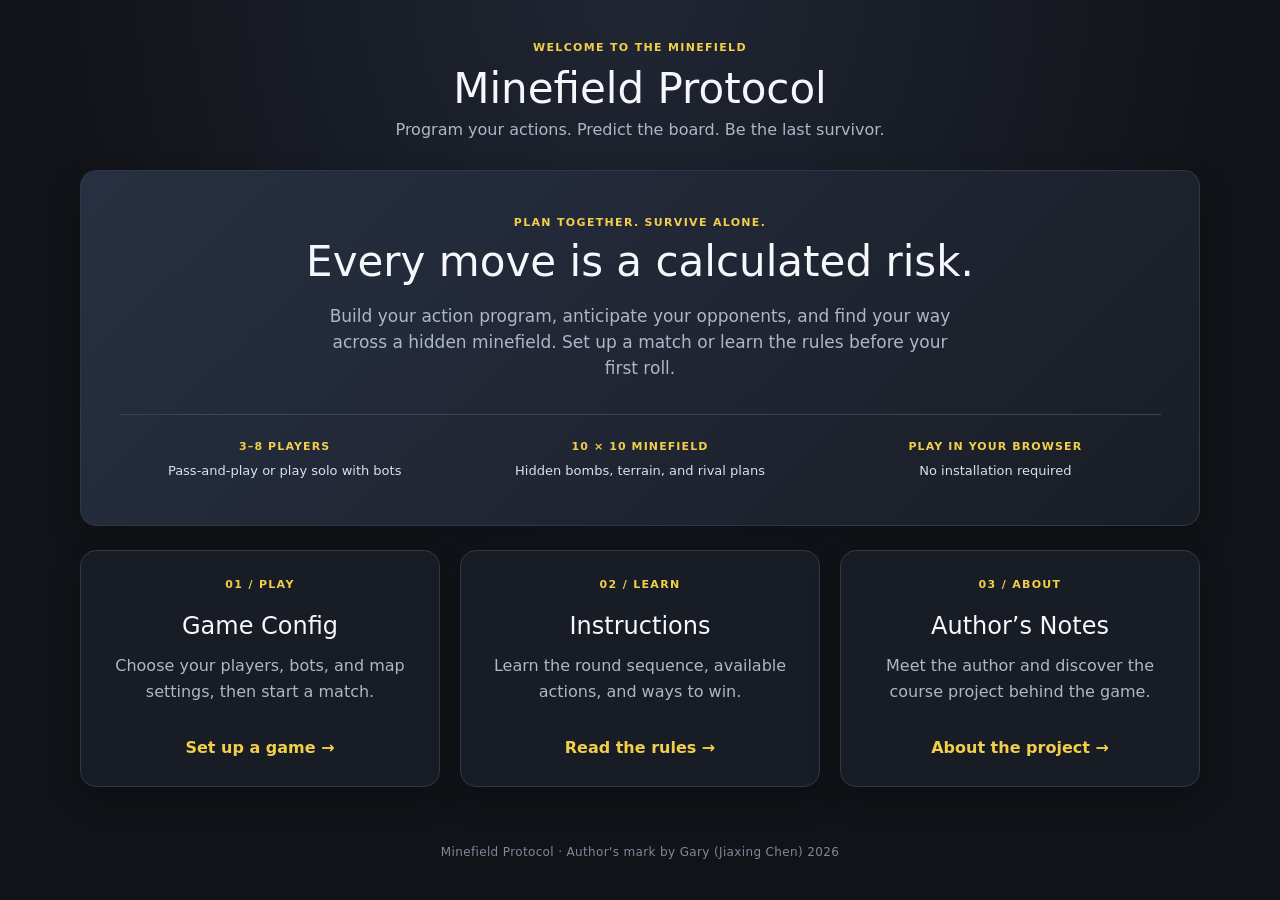
<file: index.html>
<!DOCTYPE html>
<!--
Author: Gary (JiaxingChen)
Project: VGC107 - Board Game Term Project
Last Update: 2026-09-20
Publish Version: v0.3.1
-->

<html lang="en">
<head>
  <meta charset="UTF-8" />
  <meta name="viewport" content="width=device-width, initial-scale=1.0" />
  <title>Minefield Protocol - Welcome</title>
  <link rel="stylesheet" href="https://cdn.jsdelivr.net/npm/bootstrap@5.3.8/dist/css/bootstrap.min.css" integrity="sha384-sRIl4kxILFvY47J16cr9ZwB07vP4J8+LH7qKQnuqkuIAvNWLzeN8tE5YBujZqJLB" crossorigin="anonymous" onerror="this.onerror=null; this.removeAttribute('integrity'); this.removeAttribute('crossorigin'); this.href='vendor/bootstrap-5.3.8.min.css';" />
  <link rel="stylesheet" href="style.css" />
</head>
<body>
  <main class="welcome-page welcome-home">
    <header>
      <div>
        <p class="eyebrow">Welcome to the minefield</p>
        <h1>Minefield Protocol</h1>
        <p class="subtitle">Program your actions. Predict the board. Be the last survivor.</p>
      </div>
    </header>
    <section class="panel intro-hero" aria-labelledby="welcomeHeading">
      <div>
        <p class="eyebrow">Plan together. Survive alone.</p>
        <h2 id="welcomeHeading">Every move is a calculated risk.</h2>
        <p class="subtitle">Build your action program, anticipate your opponents, and find your way across a hidden minefield. Set up a match or learn the rules before your first roll.</p>
      </div>
      <div class="intro-meta">
        <div><strong>3–8 players</strong>Pass-and-play or play solo with bots</div>
        <div><strong>10 × 10 minefield</strong>Hidden bombs, terrain, and rival plans</div>
        <div><strong>Play in your browser</strong>No installation required</div>
      </div>
    </section>
    <nav class="welcome-links" aria-label="Explore Minefield Protocol">
      <a class="panel welcome-card" href="game.html">
        <span class="eyebrow">01 / Play</span>
        <h2>Game Config</h2>
        <p>Choose your players, bots, and map settings, then start a match.</p>
        <span class="welcome-cta">Set up a game &rarr;</span>
      </a>
      <a class="panel welcome-card" href="instructions.html">
        <span class="eyebrow">02 / Learn</span>
        <h2>Instructions</h2>
        <p>Learn the round sequence, available actions, and ways to win.</p>
        <span class="welcome-cta">Read the rules &rarr;</span>
      </a>
      <a class="panel welcome-card" href="author-notes.html">
        <span class="eyebrow">03 / About</span>
        <h2>Author’s Notes</h2>
        <p>Meet the author and discover the course project behind the game.</p>
        <span class="welcome-cta">About the project &rarr;</span>
      </a>
    </nav>
  </main>
  <footer class="site-footer">Minefield Protocol · Author's mark by Gary (Jiaxing Chen) 2026</footer>


</body>
</html>
</file>
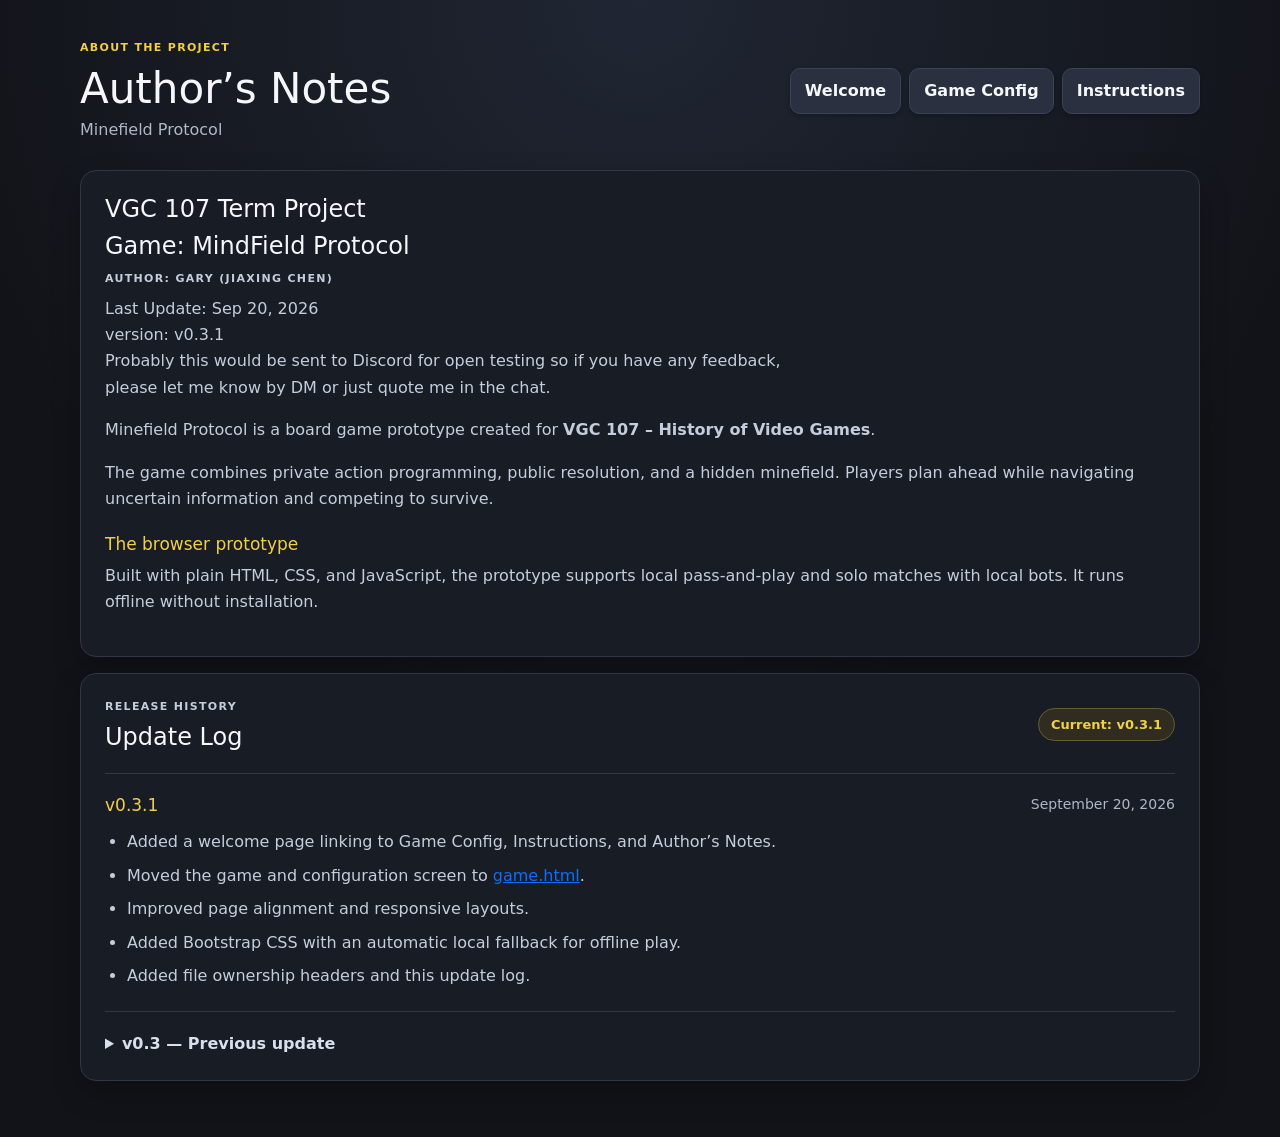
<file: author-notes.html>
<!DOCTYPE html>
<!--
Author: Gary (JiaxingChen)
Project: VGC107 - Board Game Term Project
Last Update: 2026-09-20
Publish Version: v0.3.1
-->

<html lang="en">
<head>
  <meta charset="UTF-8" />
  <meta name="viewport" content="width=device-width, initial-scale=1.0" />
  <title>Minefield Protocol - Author’s Notes</title>
  <link rel="stylesheet" href="https://cdn.jsdelivr.net/npm/bootstrap@5.3.8/dist/css/bootstrap.min.css" integrity="sha384-sRIl4kxILFvY47J16cr9ZwB07vP4J8+LH7qKQnuqkuIAvNWLzeN8tE5YBujZqJLB" crossorigin="anonymous" onerror="this.onerror=null; this.removeAttribute('integrity'); this.removeAttribute('crossorigin'); this.href='vendor/bootstrap-5.3.8.min.css';" />
  <link rel="stylesheet" href="style.css" />
</head>
<body>
  <main class="welcome-page">
    <header>
      <div>
        <p class="eyebrow">About the project</p>
        <h1>Author’s Notes</h1>
        <p class="subtitle">Minefield Protocol</p>
      </div>
      <nav class="header-actions" aria-label="Page navigation">
        <a class="button-link header-link" href="index.html">Welcome</a>
        <a class="button-link header-link" href="game.html">Game Config</a>
        <a class="button-link header-link" href="instructions.html">Instructions</a>
      </nav>
    </header>
    <section class="panel intro-section">
      <h4>VGC 107 Term Project</h4>
      <h2>Game: MindField Protocol</h2>
      <p class="eyebrow">Author: Gary (Jiaxing Chen)</p>
      <p> 
        Last Update: Sep 20, 2026 <br>
        version: v0.3.1 <br>

        Probably this would be sent to Discord for open testing so if you have any feedback, <br>
        please let me know by DM or just quote me in the chat.

      </p>
      
      
      


      <p>Minefield Protocol is a board game prototype created for <strong>VGC 107 – History of Video Games</strong>.</p>
      <p>The game combines private action programming, public resolution, and a hidden minefield. Players plan ahead while navigating uncertain information and competing to survive.</p>
      <h3>The browser prototype</h3>
      <p>Built with plain HTML, CSS, and JavaScript, the prototype supports local pass-and-play and solo matches with local bots. It runs offline without installation.</p>
    </section>
    <section class="panel intro-section update-log" aria-labelledby="updateLogHeading">
      <div class="update-log-heading">
        <div>
          <p class="eyebrow">Release history</p>
          <h2 id="updateLogHeading">Update Log</h2>
        </div>
        <span class="release-badge">Current: v0.3.1</span>
      </div>
      <article class="release-entry" aria-labelledby="release031Heading">
        <div class="release-heading">
          <h3 id="release031Heading">v0.3.1</h3>
          <time datetime="2026-09-20">September 20, 2026</time>
        </div>
        <ul>
          <li>Added a welcome page linking to Game Config, Instructions, and Author’s Notes.</li>
          <li>Moved the game and configuration screen to <a href="game.html">game.html</a>.</li>
          <li>Improved page alignment and responsive layouts.</li>
          <li>Added Bootstrap CSS with an automatic local fallback for offline play.</li>
          <li>Added file ownership headers and this update log.</li>
        </ul>
      </article>
      <details class="release-entry">
        <summary>v0.3 — Previous update</summary>
        <ul>
          <li>Established new feature: Mutators.</li>
          <li>Game BOP for game progression.</li>
        </ul>
      </details>
    </section>
  </main>
</body>
</html>
</file>
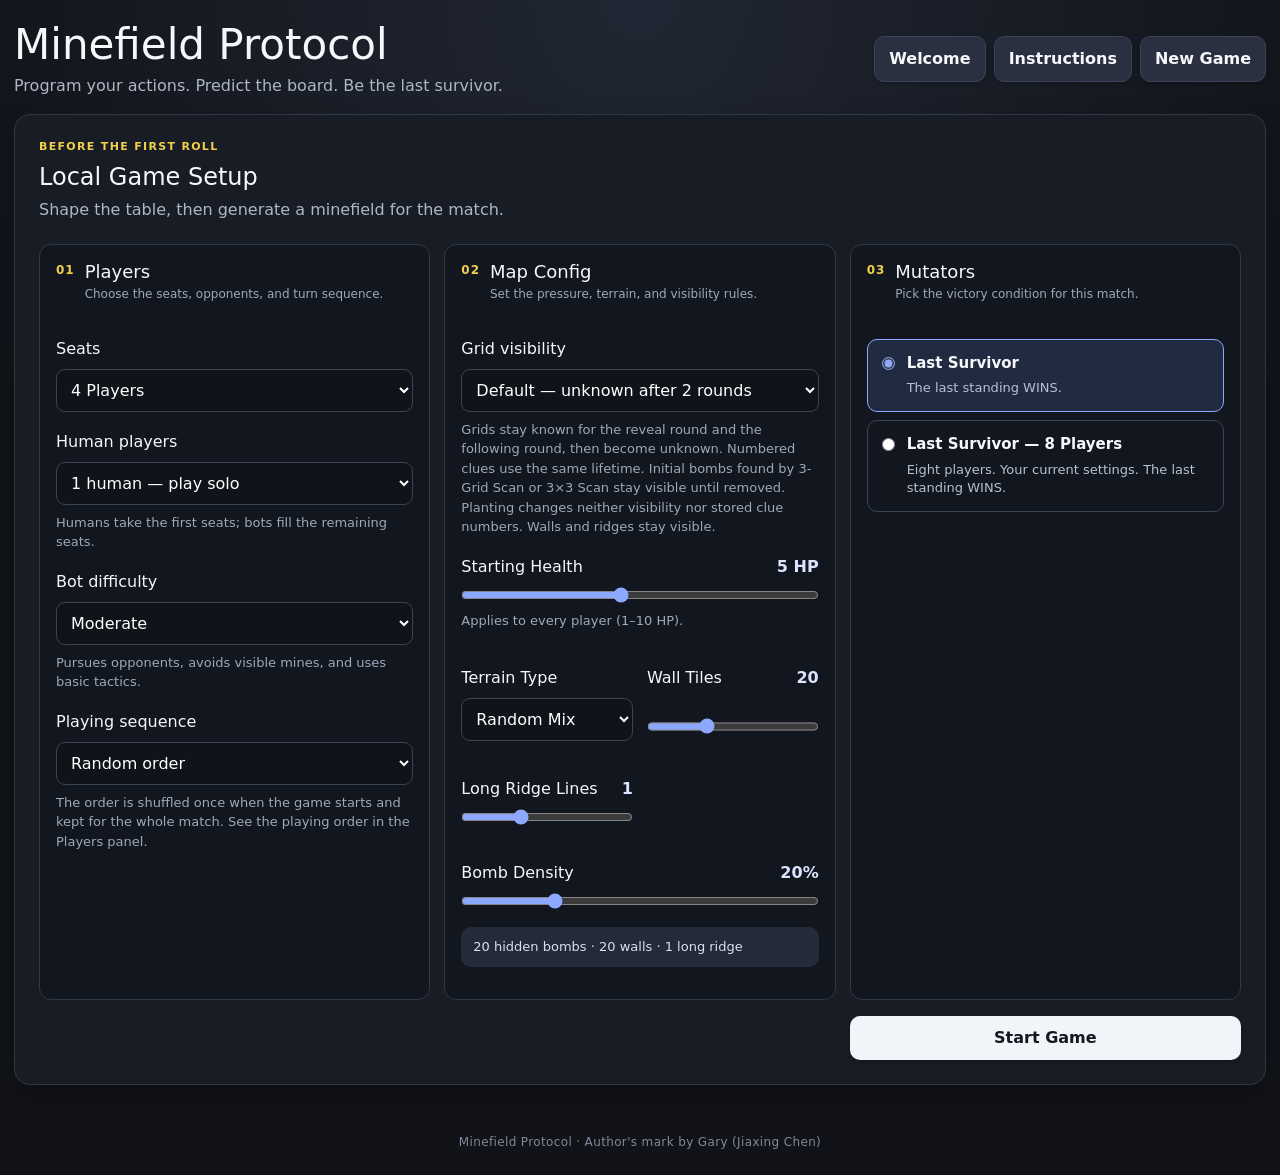
<file: game.html>
<!DOCTYPE html>
<!--
Author: Gary (JiaxingChen)
Project: VGC107 - Board Game Term Project
Last Update: 2026-09-20
Publish Version: v0.3.1
-->

<html lang="en">
<head>
  <meta charset="UTF-8" />
  <meta name="viewport" content="width=device-width, initial-scale=1.0" />
  <title>Minefield Protocol - Local Prototype</title>
  <link rel="stylesheet" href="https://cdn.jsdelivr.net/npm/bootstrap@5.3.8/dist/css/bootstrap.min.css" integrity="sha384-sRIl4kxILFvY47J16cr9ZwB07vP4J8+LH7qKQnuqkuIAvNWLzeN8tE5YBujZqJLB" crossorigin="anonymous" onerror="this.onerror=null; this.removeAttribute('integrity'); this.removeAttribute('crossorigin'); this.href='vendor/bootstrap-5.3.8.min.css';" />
  <link rel="stylesheet" href="style.css" />
</head>
<body>
  <main class="app">
    <header>
      <div>
        <h1>Minefield Protocol</h1>
        <p class="subtitle">Program your actions. Predict the board. Be the last survivor.</p>
      </div>
      <nav class="header-actions" aria-label="Page navigation">
        <a class="secondary button-link header-link" href="index.html">Welcome</a>
        <a class="secondary button-link header-link" href="instructions.html">Instructions</a>
        
        <button id="newGameBtn" class="secondary">New Game</button>
      </nav>
    </header>

    <!-- Setup values mirror the fallback defaults in game.js. -->
    <section id="setupPanel" class="panel setup-panel">
      <div class="setup-heading">
        <div>
          <p class="eyebrow">Before the first roll</p>
          <h2>Local Game Setup</h2>
          <p>Shape the table, then generate a minefield for the match.</p>
        </div>
      </div>
      <div class="setup-widgets">
        <section class="setup-widget" aria-labelledby="playersSetupHeading">
          <div class="widget-heading">
            <span class="widget-number">01</span>
            <div>
              <h3 id="playersSetupHeading">Players</h3>
              <p>Choose the seats, opponents, and turn sequence.</p>
            </div>
          </div>
          <label>
            Seats
            <select id="playerCount">
              <option value="3">3 Players</option>
              <option value="4" selected>4 Players</option>
              <option value="5">5 Players</option>
              <option value="6">6 Players</option>
              <option value="7">7 Players</option>
              <option value="8">8 Players</option>
            </select>
          </label>
          <label>
            Human players
            <select id="humanCount" aria-describedby="botSetupHint">
              <option value="all">All players (pass-and-play)</option>
              <option value="1" selected>1 human — play solo</option>
              <option value="2">2 humans</option>
              <option value="3">3 humans</option>
              <option value="4">4 humans</option>
              <option value="5">5 humans</option>
              <option value="6">6 humans</option>
              <option value="7">7 humans</option>
            </select>
            <span id="botSetupHint" class="setup-hint">Humans take the first seats; bots fill the remaining seats.</span>
          </label>
          <label>
            Bot difficulty
            <select id="botDifficulty" aria-describedby="botDifficultyHint">
              <option value="new-player">New Player</option>
              <option value="moderate" selected>Moderate</option>
              <option value="expert">Expert</option>
            </select>
            <span id="botDifficultyHint" class="setup-hint"></span>
          </label>
          <label>
            Playing sequence
            <select id="turnOrderMode" aria-describedby="turnOrderHint">
              <option value="manual">Designated order</option>
              <option value="random" selected>Random order</option>
            </select>
            <span id="turnOrderHint" class="setup-hint">The order is shuffled once when the game starts and kept for the whole match.</span>
          </label>
          <div id="manualTurnOrder" class="turn-order-options hidden"></div>
        </section>

        <section class="setup-widget" aria-labelledby="mapConfigHeading">
          <div class="widget-heading">
            <span class="widget-number">02</span>
            <div>
              <h3 id="mapConfigHeading">Map Config</h3>
              <p>Set the pressure, terrain, and visibility rules.</p>
            </div>
          </div>
          <label>
            Grid visibility
            <select id="visibilityMode" aria-describedby="visibilityHint">
              <option value="clear">Clear — explored grids stay known</option>
              <option value="default" selected>Default — unknown after 2 rounds</option>
              <option value="hard">Hard — unknown after 1 round</option>
            </select>
            <span id="visibilityHint" class="setup-hint"></span>
          </label>
          <label>
            <span>Starting Health <output id="startingHpValue" for="startingHp">5 HP</output></span>
            <input id="startingHp" type="range" min="1" max="10" step="1" value="5" aria-describedby="startingHpHint" />
            <span id="startingHpHint" class="setup-hint">Applies to every player (1–10 HP).</span>
          </label>
          <div class="setup-options">
            <label>
              Terrain Type
              <select id="terrainType">
                <option value="random" selected>Random Mix</option>
                <option value="wall" >Walls</option>
                <option value="ridge">Ridges</option>
              </select>
            </label>
            <label>
              <span>Wall Tiles <output id="terrainCountValue">16</output></span>
              <input id="terrainCount" type="range" min="10" max="40" value="20" />
            </label>
            <label>
              <span>Long Ridge Lines <output id="ridgeCountValue">1</output></span>
              <input id="ridgeCount" type="range" min="0" max="3" value="1" />
            </label>
            <label>
              <span>Bomb Density <output id="bombPercentValue">20%</output></span>
              <input id="bombPercent" type="range" min="3" max="80" value="20" />
            </label>
          </div>
          <p id="mapSummary" class="map-summary">20 hidden bombs · 16 walls · 0 long ridges</p>
        </section>

        <section class="setup-widget" aria-labelledby="mutatorsHeading">
          <div class="widget-heading">
            <span class="widget-number">03</span>
            <div>
              <h3 id="mutatorsHeading">Mutators</h3>
              <p>Pick the victory condition for this match.</p>
            </div>
          </div>
          <fieldset class="mutators">
            <legend class="sr-only">Mutators</legend>
            <div id="mutatorList" class="mutator-list"></div>
          </fieldset>
        </section>
      </div>
      <div class="setup-action">
        <button id="startGameBtn">Start Game</button>
      </div>
    </section>

    <section id="gamePanel" class="hidden">
      <div id="mainGrid" class="main-grid">
        <!-- Public information stays visible throughout planning and execution. -->
        <aside class="info-sidebar" aria-label="Round details and player health">
          <section class="panel status-panel" aria-labelledby="roundDetailsHeading">
            <h2 id="roundDetailsHeading">Round Details</h2>
            <div class="status-row">
              <div><span class="label">Round</span><strong id="roundLabel">1</strong></div>
              <div><span class="label">Phase</span><strong id="phaseLabel">Planning</strong></div>
              <div><span class="label">Current</span><strong id="currentPlayerLabel">Player 1</strong></div>
              <div title="Found counts revealed bombs that are still on the board.">
                <span class="label">Bombs Remaining</span>
                <strong id="bombStats" class="bomb-count" role="status" aria-live="polite" aria-atomic="true">0 bombs / 0 found</strong>
              </div>
            </div>
            <div id="message" class="message">Roll for action points, then build your program.</div>
            <p id="pressureHint" class="pressure-hint" role="status"></p>
            <details class="rules-help">
              <summary>Rules &amp; explanations</summary>
              <ul>
                <li>Move: a step blocked by another player is skipped. Its point is spent; later steps continue from your actual position.</li>
                <li>Attack: reach 2 grids straight or 1 diagonally, push 1 grid, and deal 1 HP damage. A wall, ridge, edge, or blocked push also causes 1 HP damage.</li>
                <li>Dodge: choose an adjacent escape direction. It can respond to an earlier player's attack in the same execution step; otherwise it activates on your turn for the next attack. It is consumed once, even if blocked. Landing on a bomb still triggers it. Dodges expire each round and do not stack.</li>
                <li>Every starting tile gets a free public neighboring-bomb count before the first roll. Opening scans grant no movement adjustment.</li>
                <li>Scan Here: 1 point records the bomb count in the eight grids around you and lets you redirect your next programmed Move when it executes. No extra movement; one adjustment, this round only. Scans do not stack. A number does not prove its own grid safe.</li>
                <li>3×3 Scan: 3 points reveals bombs and safe grids in a nine-grid patch, with no numbers. Found initial bombs stay visible until removed; other results follow the visibility setting.</li>
                <li>3-Grid Scan: 2 points reveals bombs directly in three grids, with no numbers. Other grids keep their visibility. Found initial bombs stay visible until removed; planted bombs follow the visibility setting.</li>
                <li>Plant Bomb: 1 point on an adjacent non-terrain grid. Break Wall: a separate 2-point action targeting an adjacent wall. Both use straight directions only.</li>
                <li>Clues are dated snapshots. Planting, disarming, and explosions do not update them. Rescan to refresh; clues expire with the selected visibility mode.</li>
                <li>Disarm: spend 1 point to check one adjacent grid, including diagonals, and safely remove its bomb. No flags are needed.</li>
                <li>From round 21, bombs cause instant death. Blocked-push damage stays at 1 HP.</li>
                <li>The last survivor wins. If no bombs remain, the living player with the highest HP wins; tied leaders share victory. This is checked after each action.</li>
              </ul>
            </details>
          </section>

          <section class="panel player-panel" aria-labelledby="playersHeading">
            <h2 id="playersHeading">Players</h2>
            <div id="roundDice" class="round-dice" role="group" aria-label="Public dice points in playing order"></div>
            <p id="turnOrderSummary" class="setup-hint"></p>
            <div id="playerList"></div>
          </section>
        </aside>

        <section class="panel board-panel">
          <div class="board-head">
            <div>
              <h2>Minefield</h2>
              <p>Numbers count bombs in eight neighboring grids at the time of scanning. They do not reveal bomb positions. Hover for the scan round.</p>
            </div>
            <div class="legend">
              <span>■ Unknown</span>
              <span>□ Safe</span>
              <span>◆ Mine</span>
              <span>0–8 Scan clue</span>
              <span>▣ Wall</span>
              <span>▲ Ridge</span>
            </div>
          </div>
          <!-- game.js creates and reuses the grid cells inside this container. -->
          <div id="board" class="board" aria-label="10 by 10 game board"></div>
        </section>

        <!-- Only one phase panel is visible; the pass screen hides private programs. -->
        <aside class="panel control-panel">
          <div id="diceControls" class="hidden">
            <h2>Roll Action Points</h2>
            <p id="dicePhaseHint" role="status" aria-live="polite"></p>
            <button id="rollDiceBtn" type="button">Roll d6</button>
            <button id="beginPlanningBtn" type="button" class="secondary" disabled>Begin Planning</button>
          </div>
          <div id="botControls" class="hidden" role="status" aria-live="polite">
            <h2>Bot Planning</h2>
            <p id="botMessage">A bot is secretly programming its actions.</p>
            <p>Actions will appear as they resolve. You control the pace of execution.</p>
          </div>
          <div id="planningControls">
            <h2>Program Actions</h2>
            <p id="planningHint">Privately program the points you rolled.</p>

            <div class="dice-box" id="diceBox">
              <span class="label">Your Action Points</span>
              <div class="dice-row">
                <div id="diceFace" class="dice-face" role="status" aria-live="polite">—</div>
              </div>
              <p id="diceHint">Use the points assigned during the dice phase.</p>
            </div>

            <div class="allocation-panel">
              <div class="allocation-heading">
                <span class="label">Private Point Allocation</span>
                <span class="points-remaining" title="Points remaining">Left: <strong id="pointsRemaining">—</strong></span>
              </div>
              <p id="movementCostPreview" class="movement-cost-preview hidden"></p>
              <div id="allocationTrack" class="allocation-track" role="status" aria-live="polite">
                <span class="allocation-cell locked"></span>
                <span class="allocation-cell locked"></span>
                <span class="allocation-cell locked"></span>
                <span class="allocation-cell locked"></span>
                <span class="allocation-cell locked"></span>
                <span class="allocation-cell locked"></span>
              </div>
              <div class="allocation-legend" aria-label="Allocation colors">
                <span class="legend-move">Move</span>
                <span class="legend-scan">Scan</span>
                <span class="legend-attack">Attack</span>
                <span class="legend-dodge">Dodge / Disarm</span>
                <span class="legend-bomb">Bomb</span>
                <span class="legend-discard">Discard</span>
              </div>
            </div>

            <div class="action-grid" id="actionButtons">
              <button data-action="MOVE">Move · 1 pt</button>
              <button data-action="ATTACK">Attack · 1 pt</button>
              <button data-action="BOMB" title="Plant a bomb on an adjacent non-terrain grid; preserves visibility.">Plant Bomb · 1 pt</button>
              <button data-action="BREAK_WALL" title="Destroy an adjacent wall for 2 points. Ridges cannot be broken.">Break Wall · 2 pts</button>
              <fieldset class="defense-actions">
                <legend>Dodge / Disarm</legend>
                <button data-action="DODGE">Dodge · 1 pt</button>
                <button data-action="DISARM" title="Choose one adjacent grid to check and disarm safely.">Disarm · 1 pt</button>
              </fieldset>
              <button data-action="SCAN">Scan Here · 1 pt</button>
              <button data-action="TRI_SCAN">3-Grid Scan · 2 pts</button>
              <button data-action="AREA_SCAN">3×3 Scan · 3 pts</button>
              <button data-action="DISCARD">Discard Remaining</button>
            </div>
            <p id="actionHint" class="board-selection-hint">For directional actions, select an action and click its target on the board.</p>

            <button id="confirmProgramBtn" disabled>Add to Program</button>

            <div class="programmed">
              <ol id="programList" class="program-list">
                <li>No actions allocated yet.</li>
              </ol>
              <button id="undoActionBtn" class="secondary" type="button" disabled>Undo Last Action</button>
            </div>

          </div>

          <div id="passControls" class="hidden pass-screen">
            <h2>Pass the Computer</h2>
            <p id="passMessage">Give the computer to the next player.</p>
            <button id="readyNextPlayerBtn">Ready</button>
          </div>

          <div id="executionControls" class="hidden">
            <h2>Execution Phase</h2>
            <p class="execution-cube-hint">One cube per rolled point. * Pending · Colored cubes are resolved. Blue marks the next player.</p>
            <div class="execution-cubes">
              <table class="execution-cube-table">
                <caption>Dice rolls &amp; action points</caption>
                <thead><tr id="executionRolls"></tr></thead>
                <tbody id="executionPoints"></tbody>
              </table>
            </div>
            <p id="executionProgress" class="execution-progress" role="status" aria-live="polite"></p>
            <button id="resolveNextBtn">Resolve Next Action</button>
            <div id="scanMoveChoice" class="hidden" role="group" aria-label="Movement adjustment after scanning">
              <p id="scanMoveHint" role="status" aria-live="polite"></p>
              <button id="keepScanMoveBtn" type="button" class="secondary">Keep programmed move</button>
            </div>
            <button id="resolveAllBtn" class="secondary">Resolve Remaining</button>
            <details class="execution-log">
              <summary>Execution log<span id="latestExecutionLog" class="latest-execution-log" role="status" aria-live="polite"></span></summary>
              <div class="allocation-legend" aria-label="Execution log action colors">
                <span class="legend-scan">Scan</span>
                <span class="legend-attack">Attack</span>
                <span class="legend-dodge">Dodge / Disarm</span>
                <span class="legend-bomb">Bomb / Break Wall</span>
              </div>
              <div id="executionQueue" class="queue" role="log" aria-live="polite"></div>
            </details>
          </div>

          <div id="winnerControls" class="hidden">
            <h2 id="winnerTitle">Winner</h2>
            <p id="winnerText"></p>
            <button id="playAgainBtn">Play Again</button>
          </div>
        </aside>
      </div>
    </section>
  </main>

  <footer class="site-footer">Minefield Protocol · Author's mark by Gary (Jiaxing Chen)</footer>

  <script src="bots.js"></script>
  <script src="game-agents.js"></script>
  <script src="turn-order.js"></script>
  <script src="execution-view.js"></script>
  <script src="grid-visibility.js"></script>
  <script src="dice-phase.js"></script>
  <script src="mutators.js"></script>
  <script src="game-rules.js"></script>
  <script src="game.js"></script>
</body>
</html>
</file>
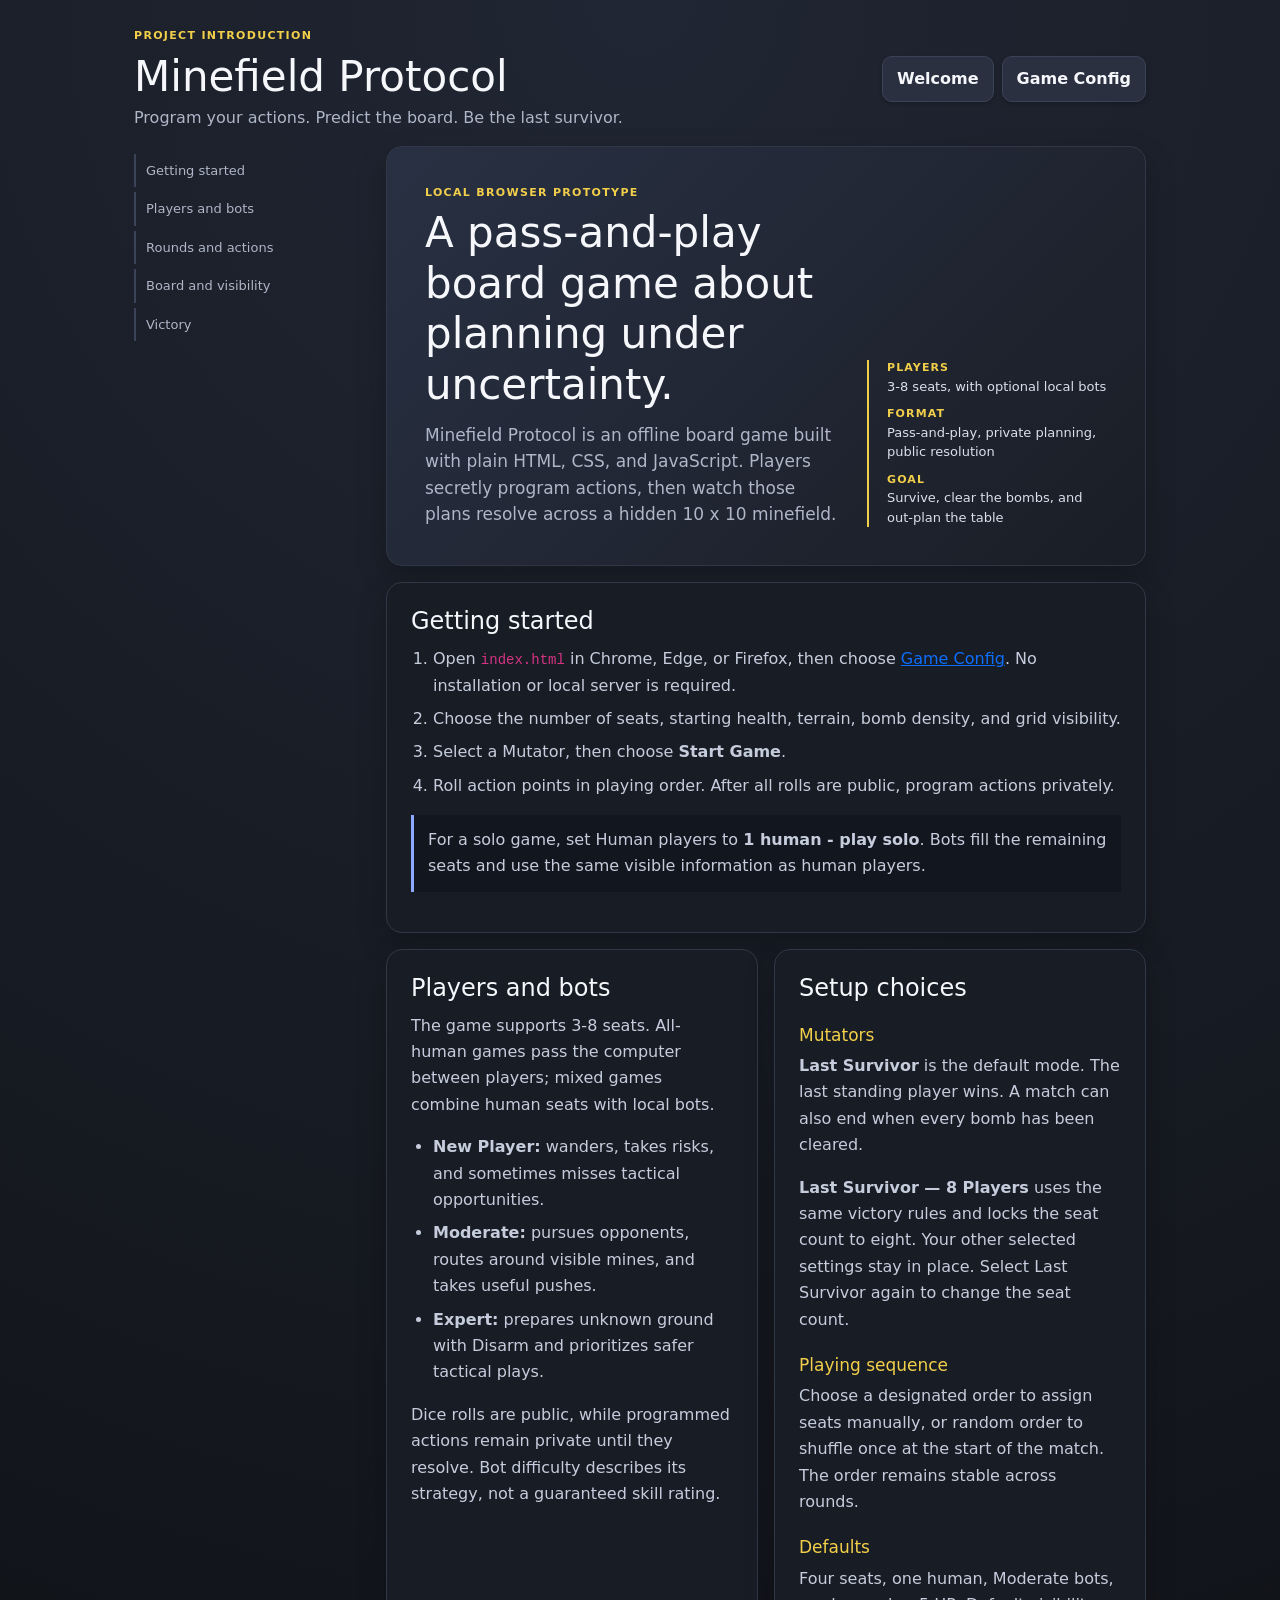
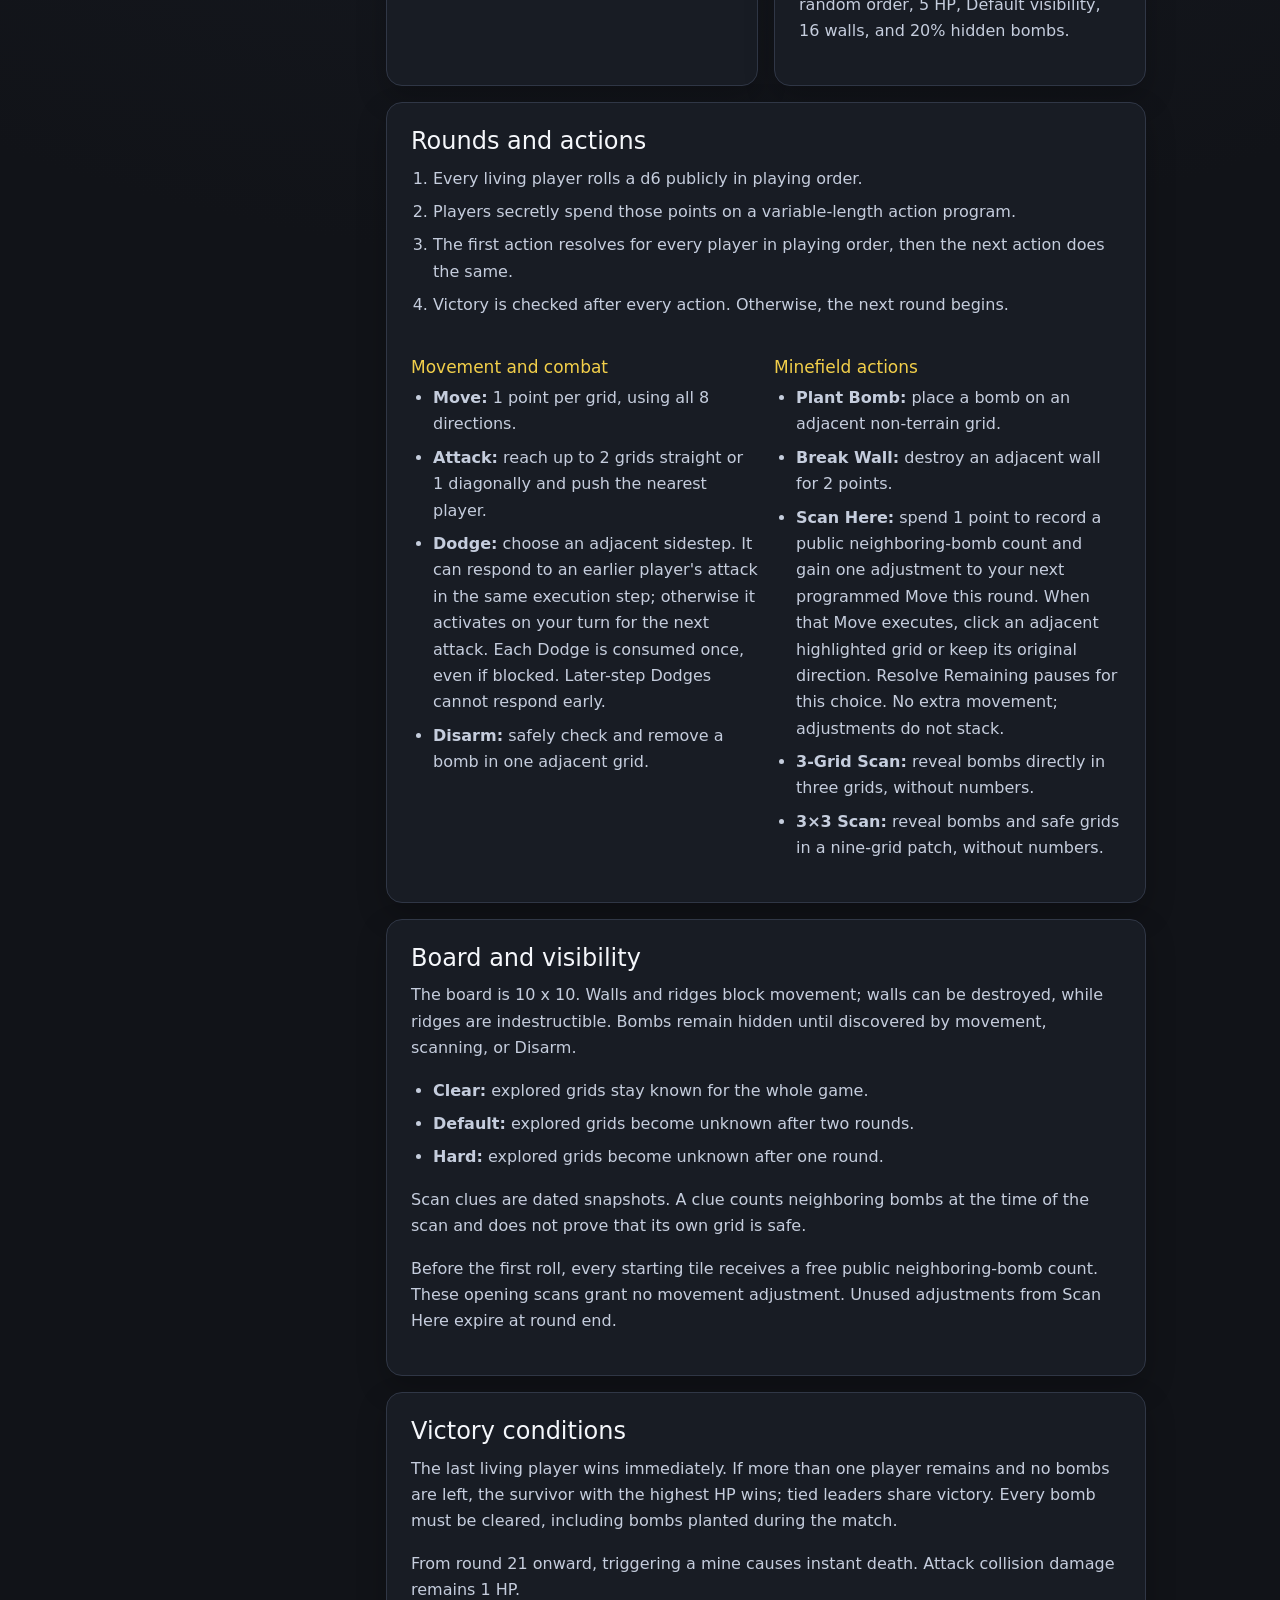
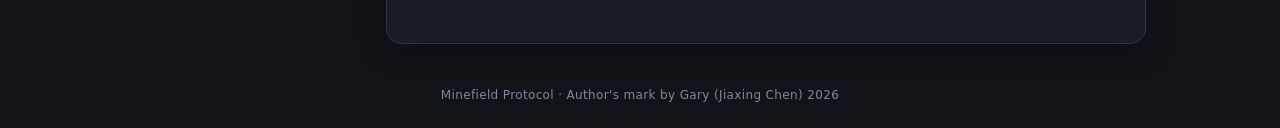
<file: instructions.html>
<!DOCTYPE html>
<!--
Author: Gary (JiaxingChen)
Project: VGC107 - Board Game Term Project
Last Update: 2026-09-20
Publish Version: v0.3.1
-->

<html lang="en">
<head>
  <meta charset="UTF-8" />
  <meta name="viewport" content="width=device-width, initial-scale=1.0" />
  <title>Minefield Protocol - Instructions</title>
  <link rel="stylesheet" href="https://cdn.jsdelivr.net/npm/bootstrap@5.3.8/dist/css/bootstrap.min.css" integrity="sha384-sRIl4kxILFvY47J16cr9ZwB07vP4J8+LH7qKQnuqkuIAvNWLzeN8tE5YBujZqJLB" crossorigin="anonymous" onerror="this.onerror=null; this.removeAttribute('integrity'); this.removeAttribute('crossorigin'); this.href='vendor/bootstrap-5.3.8.min.css';" />
  <link rel="stylesheet" href="style.css" />
</head>
<body>
  <main class="docs-page">
    <header>
      <div>
        <p class="eyebrow">Project introduction</p>
        <h1>Minefield Protocol</h1>
        <p class="subtitle">Program your actions. Predict the board. Be the last survivor.</p>
      </div>
      <nav class="header-actions" aria-label="Page navigation">
        <a class="secondary button-link header-link" href="index.html">Welcome</a>
        <a class="secondary button-link header-link" href="game.html">Game Config</a>
      </nav>
    </header>

    <section class="panel intro-hero">
      <div>
        <p class="eyebrow">Local browser prototype</p>
        <h1>A pass-and-play board game about planning under uncertainty.</h1>
        <p class="subtitle">Minefield Protocol is an offline board game built with plain HTML, CSS, and JavaScript. Players secretly program actions, then watch those plans resolve across a hidden 10 x 10 minefield.</p>
      </div>
      <div class="intro-meta">
        <div><strong>Players</strong>3-8 seats, with optional local bots</div>
        <div><strong>Format</strong>Pass-and-play, private planning, public resolution</div>
        <div><strong>Goal</strong>Survive, clear the bombs, and out-plan the table</div>
      </div>
    </section>

    <nav class="panel intro-section intro-nav" aria-label="Instructions sections">
      <a href="#start">Getting started</a>
      <a href="#players">Players and bots</a>
      <a href="#rounds">Rounds and actions</a>
      <a href="#board">Board and visibility</a>
      <a href="#victory">Victory</a>
    </nav>

    <section id="start" class="panel intro-section">
      <h2>Getting started</h2>
      <ol>
        <li>Open <code>index.html</code> in Chrome, Edge, or Firefox, then choose <a href="game.html">Game Config</a>. No installation or local server is required.</li>
        <li>Choose the number of seats, starting health, terrain, bomb density, and grid visibility.</li>
        <li>Select a Mutator, then choose <strong>Start Game</strong>.</li>
        <li>Roll action points in playing order. After all rolls are public, program actions privately.</li>
      </ol>
      <p class="intro-note">For a solo game, set Human players to <strong>1 human - play solo</strong>. Bots fill the remaining seats and use the same visible information as human players.</p>
    </section>

    <div class="intro-columns">
      <section id="players" class="panel intro-section">
        <h2>Players and bots</h2>
        <p>The game supports 3-8 seats. All-human games pass the computer between players; mixed games combine human seats with local bots.</p>
        <ul>
          <li><strong>New Player:</strong> wanders, takes risks, and sometimes misses tactical opportunities.</li>
          <li><strong>Moderate:</strong> pursues opponents, routes around visible mines, and takes useful pushes.</li>
          <li><strong>Expert:</strong> prepares unknown ground with Disarm and prioritizes safer tactical plays.</li>
        </ul>
        <p>Dice rolls are public, while programmed actions remain private until they resolve. Bot difficulty describes its strategy, not a guaranteed skill rating.</p>
      </section>

      <section class="panel intro-section">
        <h2>Setup choices</h2>
        <h3>Mutators</h3>
        <p><strong>Last Survivor</strong> is the default mode. The last standing player wins. A match can also end when every bomb has been cleared.</p>
        <p><strong>Last Survivor — 8 Players</strong> uses the same victory rules and locks the seat count to eight. Your other selected settings stay in place. Select Last Survivor again to change the seat count.</p>
        <h3>Playing sequence</h3>
        <p>Choose a designated order to assign seats manually, or random order to shuffle once at the start of the match. The order remains stable across rounds.</p>
        <h3>Defaults</h3>
        <p>Four seats, one human, Moderate bots, random order, 5 HP, Default visibility, 16 walls, and 20% hidden bombs.</p>
      </section>
    </div>

    <section id="rounds" class="panel intro-section">
      <h2>Rounds and actions</h2>
      <ol>
        <li>Every living player rolls a d6 publicly in playing order.</li>
        <li>Players secretly spend those points on a variable-length action program.</li>
        <li>The first action resolves for every player in playing order, then the next action does the same.</li>
        <li>Victory is checked after every action. Otherwise, the next round begins.</li>
      </ol>
      <div class="intro-columns">
        <div>
          <h3>Movement and combat</h3>
          <ul>
            <li><strong>Move:</strong> 1 point per grid, using all 8 directions.</li>
            <li><strong>Attack:</strong> reach up to 2 grids straight or 1 diagonally and push the nearest player.</li>
            <li><strong>Dodge:</strong> choose an adjacent sidestep. It can respond to an earlier player's attack in the same execution step; otherwise it activates on your turn for the next attack. Each Dodge is consumed once, even if blocked. Later-step Dodges cannot respond early.</li>
            <li><strong>Disarm:</strong> safely check and remove a bomb in one adjacent grid.</li>
          </ul>
        </div>
        <div>
          <h3>Minefield actions</h3>
          <ul>
            <li><strong>Plant Bomb:</strong> place a bomb on an adjacent non-terrain grid.</li>
            <li><strong>Break Wall:</strong> destroy an adjacent wall for 2 points.</li>
            <li><strong>Scan Here:</strong> spend 1 point to record a public neighboring-bomb count and gain one adjustment to your next programmed Move this round. When that Move executes, click an adjacent highlighted grid or keep its original direction. Resolve Remaining pauses for this choice. No extra movement; adjustments do not stack.</li>
            <li><strong>3-Grid Scan:</strong> reveal bombs directly in three grids, without numbers.</li>
            <li><strong>3×3 Scan:</strong> reveal bombs and safe grids in a nine-grid patch, without numbers.</li>
          </ul>
        </div>
      </div>
    </section>

    <section id="board" class="panel intro-section">
      <h2>Board and visibility</h2>
      <p>The board is 10 x 10. Walls and ridges block movement; walls can be destroyed, while ridges are indestructible. Bombs remain hidden until discovered by movement, scanning, or Disarm.</p>
      <ul>
        <li><strong>Clear:</strong> explored grids stay known for the whole game.</li>
        <li><strong>Default:</strong> explored grids become unknown after two rounds.</li>
        <li><strong>Hard:</strong> explored grids become unknown after one round.</li>
      </ul>
      <p>Scan clues are dated snapshots. A clue counts neighboring bombs at the time of the scan and does not prove that its own grid is safe.</p>
      <p>Before the first roll, every starting tile receives a free public neighboring-bomb count. These opening scans grant no movement adjustment. Unused adjustments from Scan Here expire at round end.</p>
    </section>

    <section id="victory" class="panel intro-section">
      <h2>Victory conditions</h2>
      <p>The last living player wins immediately. If more than one player remains and no bombs are left, the survivor with the highest HP wins; tied leaders share victory. Every bomb must be cleared, including bombs planted during the match.</p>
      <p>From round 21 onward, triggering a mine causes instant death. Attack collision damage remains 1 HP.</p>
    </section>
  </main>

    <footer class="site-footer">Minefield Protocol · Author's mark by Gary (Jiaxing Chen) 2026</footer>
</body>
</html>
</file>
<file: style.css>
/*
 * Author: Gary (JiaxingChen)
 * Project: VGC107 - Board Game Term Project
 * Last Update: 2026-09-20
 * Publish Version: v0.3.1
 */

/* Base theme and shared controls. */
* { box-sizing: border-box; }

:root {
  font-family: Inter, ui-sans-serif, system-ui, -apple-system, BlinkMacSystemFont, "Segoe UI", sans-serif;
  background: #111318;
  color: #f5f7fb;
}

body {
  margin: 0;
  font-family: inherit;
  color: #f5f7fb;
  min-height: 100vh;
  background: radial-gradient(circle at top, #202633 0%, #111318 55%);
}

button, select {
  font: inherit;
}

button {
  border: 0;
  border-radius: 10px;
  padding: 10px 14px;
  cursor: pointer;
  background: #f1f4f9;
  color: #14171d;
  font-weight: 700;
  box-shadow: 0 2px 4px rgba(0,0,0,.22);
  transition: color .15s ease, background-color .15s ease, border-color .15s ease,
    box-shadow .15s ease, transform .08s ease, filter .15s ease;
}

button:hover:not(:disabled) {
  filter: brightness(0.96);
  transform: translateY(-1px);
  box-shadow: 0 5px 10px rgba(0,0,0,.26);
}
button:active:not(:disabled) {
  transform: translateY(0) scale(.97);
  box-shadow: 0 1px 2px rgba(0,0,0,.28);
}
button:focus-visible { outline: 3px solid #8da8ff; outline-offset: 2px; }
button:disabled { opacity: 0.45; cursor: not-allowed; }
button.secondary { background: #2a3040; color: #f5f7fb; border: 1px solid #3a4357; }
.button-link, .button-link:visited { border: 1px solid #3a4357; border-radius: 10px; padding: 10px 14px; background: #2a3040; color: #f5f7fb; font-weight: 700; box-shadow: 0 2px 4px rgba(0,0,0,.22); }
.button-link:hover { filter: brightness(1.12); transform: translateY(-1px); box-shadow: 0 5px 10px rgba(0,0,0,.26); }

.app {
  width: min(1600px, calc(100% - 28px));
  margin: 0 auto;
  padding: 20px 0 32px;
}

header {
  display: flex;
  align-items: center;
  justify-content: space-between;
  gap: 16px;
  margin-bottom: 16px;
}

.header-actions { display: flex; align-items: center; gap: 8px; flex-wrap: wrap; }
.header-link { display: inline-block; text-decoration: none; }
.header-link:hover { filter: brightness(1.12); }

h1, h2, h3, p { margin-top: 0; }
h1 { margin-bottom: 4px; font-size: clamp(28px, 4vw, 42px); }
.subtitle { margin-bottom: 0; color: #aeb6c7; }

.panel {
  background: rgba(25, 29, 37, 0.95);
  border: 1px solid #303746;
  border-radius: 16px;
  box-shadow: 0 12px 30px rgba(0,0,0,.22);
}

/* Setup form and terrain/bomb configuration. */
.welcome-page { width: min(1120px, calc(100% - 28px)); margin: 0 auto; padding: 40px 0; }
.welcome-page > header { flex-wrap: wrap; margin-bottom: 28px; }
.welcome-page .intro-hero h2 { font-size: clamp(28px, 4vw, 42px); line-height: 1.15; margin-bottom: 16px; }
.welcome-links { display: grid; grid-template-columns: repeat(3, minmax(0, 1fr)); gap: 20px; }
.welcome-home > header { justify-content: center; text-align: center; }
.welcome-home .intro-hero { grid-template-columns: minmax(0, 1fr); gap: 32px; text-align: center; padding: 44px 38px; margin-bottom: 24px; }
.welcome-home .intro-hero .subtitle { margin-inline: auto; }
.welcome-home .intro-meta { grid-template-columns: repeat(3, minmax(0, 1fr)); gap: 24px; padding: 24px 0 0; border-left: 0; border-top: 1px solid #3a4357; }
.welcome-home .intro-meta strong { margin-bottom: 6px; }
.welcome-home .welcome-card { align-items: center; text-align: center; }
.welcome-card { display: flex; flex-direction: column; padding: 26px; color: #f5f7fb; text-decoration: none; transition: border-color .15s ease, background-color .15s ease; }
.welcome-card:hover { border-color: #f2cf4a; background: #242b39; }
.welcome-card:focus-visible, .button-link:focus-visible { outline: 3px solid #8da8ff; outline-offset: 4px; }
.welcome-card h2 { margin: 12px 0; font-size: 24px; }
.welcome-card p { color: #aeb6c7; line-height: 1.6; }
.welcome-cta { margin-top: auto; padding-top: 16px; color: #f2cf4a; font-weight: 700; }

.setup-panel { padding: 24px; }
.setup-heading { display: flex; justify-content: space-between; gap: 20px; margin-bottom: 22px; }
.setup-heading h2 { margin-bottom: 6px; font-size: 24px; }
.setup-heading p:last-child { margin-bottom: 0; color: #aeb6c7; }
.eyebrow { margin-bottom: 7px; color: #f2cf4a; font-size: 11px; font-weight: 800; letter-spacing: .12em; text-transform: uppercase; }
.setup-widgets { display: grid; grid-template-columns: repeat(3, minmax(0, 1fr)); gap: 14px; }
.setup-widget { min-width: 0; padding: 16px; border: 1px solid #303746; border-radius: 12px; background: #12161e; }
.widget-heading { display: flex; align-items: flex-start; gap: 10px; min-height: 58px; margin-bottom: 12px; }
.widget-number { color: #f2cf4a; font-size: 12px; font-weight: 900; letter-spacing: .08em; }
.widget-heading h3 { margin: 0 0 4px; font-size: 18px; }
.widget-heading p { margin: 0; color: #9ea8bb; font-size: 12px; line-height: 1.4; }
.sr-only { position: absolute; width: 1px; height: 1px; padding: 0; margin: -1px; overflow: hidden; clip: rect(0, 0, 0, 0); white-space: nowrap; border: 0; }
.setup-action { display: grid; grid-template-columns: repeat(3, minmax(0, 1fr)); gap: 14px; margin-top: 16px; }
.setup-action button { grid-column: 3; width: 100%; }

.setup-panel label {
  display: grid;
  gap: 8px;
  margin: 18px 0;
}

.setup-hint { color: #9ea8bb; font-size: 13px; }
.mutators { margin: 20px 0; padding: 0; border: 0; min-width: 0; }
.mutators legend { padding: 0; margin-bottom: 10px; font-size: 18px; font-weight: 700; }
.mutator-list { display: grid; gap: 8px; }
.setup-panel .mutator-option { display: flex; align-items: flex-start; gap: 12px; margin: 0; padding: 14px; border: 1px solid #3b4354; border-radius: 10px; cursor: pointer; background: #12161e; }
.mutator-option input { margin: 3px 0 0; accent-color: #8da8ff; flex-shrink: 0; }
.mutator-option:has(input:checked) { border-color: #8da8ff; background: #202a40; }
.mutator-option:focus-within { outline: 2px solid #8da8ff; outline-offset: 3px; }
.mutator-title { display: block; font-size: 15px; font-weight: 800; line-height: 1.3; }
.mutator-description { display: block; margin-top: 6px; color: #b9c1d1; font-size: 13px; line-height: 1.4; }
.turn-order-options { display: grid; grid-template-columns: repeat(2, minmax(0, 1fr)); gap: 0 14px; }
.turn-order-options label { margin: 6px 0; }
.turn-order-options select { width: 100%; min-width: 0; }

select {
  padding: 10px;
  border-radius: 9px;
  background: #10131a;
  color: #fff;
  border: 1px solid #3b4354;
}

.setup-options {
  display: grid;
  grid-template-columns: repeat(2, minmax(0, 1fr));
  gap: 0 14px;
}

.setup-options label:last-child { grid-column: 1 / -1; }

input[type="range"] {
  width: 100%;
  accent-color: #8da8ff;
  cursor: pointer;
}

output {
  float: right;
  color: #dce4ff;
  font-weight: 800;
}

.map-summary {
  padding: 10px 12px;
  border-radius: 10px;
  background: #242b38;
  color: #d9e0ed;
  font-size: 13px;
}

.site-footer { width: min(1600px, calc(100% - 28px)); margin: 0 auto; padding: 16px 0 24px; color: #7f899b; font-size: 12px; letter-spacing: .03em; text-align: center; }

/* Project introduction and rules page. */
.docs-page { display: grid; grid-template-columns: 220px minmax(0, 760px); justify-content: center; gap: 0 32px; width: min(1080px, calc(100% - 28px)); margin: 0 auto; padding: 28px 0 10px; }
.docs-page > header { grid-column: 1 / -1; }
.docs-page > .intro-hero, .docs-page > .intro-section, .docs-page > .intro-columns { grid-column: 2; }
.docs-page > .intro-hero { grid-row: 2; }
.docs-page > .intro-nav { grid-column: 1; grid-row: 2 / span 12; align-self: start; position: sticky; top: 20px; display: grid; gap: 5px; padding: 8px 0; margin: 0; border: 0; border-radius: 0; background: transparent; box-shadow: none; }
.intro-hero { display: grid; grid-template-columns: minmax(0, 1.4fr) minmax(240px, .6fr); gap: 28px; align-items: end; padding: 38px; margin-bottom: 16px; background: linear-gradient(135deg, rgba(40, 48, 67, .98), rgba(25, 29, 37, .98)); }
.intro-hero h1 { max-width: 720px; margin-bottom: 12px; }
.intro-hero .subtitle { max-width: 650px; font-size: 17px; line-height: 1.55; }
.intro-meta { display: grid; gap: 10px; padding-left: 18px; border-left: 2px solid #f2cf4a; color: #d9e0ed; font-size: 13px; line-height: 1.5; }
.intro-meta strong { display: block; color: #f2cf4a; font-size: 11px; letter-spacing: .1em; text-transform: uppercase; }
.intro-nav a { display: block; padding: 7px 10px; border-left: 2px solid #3a4357; color: #aeb6c7; font-size: 13px; text-decoration: none; }
.intro-nav a:hover { border-left-color: #f2cf4a; color: #f5f7fb; }
.intro-section { padding: 24px; margin-bottom: 16px; }
.intro-section h2 { margin-bottom: 10px; font-size: 24px; }
.intro-section h3 { margin: 22px 0 8px; font-size: 17px; color: #f2cf4a; }
.intro-section p, .intro-section li { color: #c5cddd; line-height: 1.65; }
.intro-section ul, .intro-section ol { padding-left: 22px; }
.intro-section li + li { margin-top: 7px; }
.update-log-heading, .release-heading { display: flex; justify-content: space-between; align-items: center; flex-wrap: wrap; gap: 12px; }
.update-log-heading h2 { margin-bottom: 0; }
.release-badge { padding: 6px 12px; border: 1px solid #675d32; border-radius: 999px; color: #f2cf4a; background: #302d20; font-size: 13px; font-weight: 700; }
.release-entry { margin-top: 22px; padding-top: 20px; border-top: 1px solid #303746; }
.release-heading h3 { margin: 0; }
.release-heading time { color: #aeb6c7; font-size: 14px; }
.release-entry ul { margin-top: 14px; margin-bottom: 0; }
.release-entry summary { cursor: pointer; color: #d9e0ed; font-weight: 700; }
.release-entry summary:focus-visible { outline: 3px solid #8da8ff; outline-offset: 4px; }
.intro-columns { display: grid; grid-template-columns: repeat(2, minmax(0, 1fr)); gap: 16px; }
.intro-note { padding: 12px 14px; margin: 16px 0; border-left: 3px solid #8da8ff; background: #12161e; color: #d9e0ed; }
.intro-page code { padding: 2px 5px; border-radius: 4px; background: #12161e; color: #f2cf4a; }

.hidden { display: none !important; }

/* Public round information, player health, and the desktop three-column layout. */
.info-sidebar {
  display: grid;
  gap: 10px;
  position: sticky;
  top: 12px;
  min-width: 0;
}

.status-panel, .player-panel, .control-panel { padding: 12px; }
.board-panel { padding: 12px; }
.status-panel h2, .player-panel h2 { margin-bottom: 12px; font-size: 18px; }

.status-row {
  display: grid;
  grid-template-columns: repeat(2, minmax(0, 1fr));
  gap: 6px;
}

.status-row > div {
  background: #12161e;
  border: 1px solid #2b3342;
  padding: 8px;
  border-radius: 12px;
}

.bomb-count { font-size: 12px; font-variant-numeric: tabular-nums; }
.status-panel .label { font-size: 10px; }
.status-panel .message { padding: 8px; font-size: 12px; line-height: 1.35; margin-top: 8px; }

.label {
  display: block;
  color: #9ea8bb;
  font-size: 12px;
  text-transform: uppercase;
  letter-spacing: .08em;
  margin-bottom: 4px;
}

.message {
  margin-top: 12px;
  padding: 10px 12px;
  background: #242b38;
  border-radius: 10px;
  color: #d9e0ed;
  min-height: 42px;
}

#playerList {
  display: grid;
  gap: 5px;
}

.round-dice { display: grid; gap: 4px; margin: 0 0 10px; }
.round-die { display: grid; justify-items: center; gap: 4px; padding: 3px 0; border-radius: 6px; font-size: 11px; font-weight: 700; }
.round-die-cube.allocation-cell { min-width: 0; width: 28px; height: 28px; font-size: 17px; }
.round-die.rolling-player { outline: 2px solid #56a3ff; background: #1a3048; }
.round-die.dead { opacity: .45; text-decoration: line-through; }
.round-die.dead .round-die-cube { width: auto; min-width: 48px; padding: 0 4px; font-size: 10px; }

.player-card {
  display: flex;
  justify-content: space-between;
  align-items: center;
  flex-wrap: wrap;
  gap: 4px;
  background: #12161e;
  border: 1px solid #2b3342;
  border-radius: 10px;
  padding: 6px 8px;
}

.player-card.dead { opacity: .45; text-decoration: line-through; }
.player-card.active { border-color: #8da8ff; }
.player-card.execution-active { animation: active-player-pulse 2s ease-in-out infinite; }
@keyframes active-player-pulse {
  0%, 100% { opacity: 1; }
  50% { opacity: .55; }
}
.bot-badge { flex-basis: 100%; color: #b9c8e8; font-size: 11px; overflow-wrap: anywhere; }
.player-identity { display: inline-flex; align-items: center; gap: 7px; }
.player-name { font-weight: 800; }
.hp { white-space: nowrap; font-size: 13px; font-variant-numeric: tabular-nums; }
.hp.hearts { color: #f08b96; font-size: 16px; letter-spacing: 1px; }
.player-card.hp-low { border-color: #f59e42; color: #f59e42; }
.player-card.hp-critical { border-color: #dc143c; color: #dc143c; }
.player-card.hp-low .hp, .player-card.hp-low .bot-badge,
.player-card.hp-critical .hp, .player-card.hp-critical .bot-badge { color: inherit; }
.active-player-cube {
  width: 11px;
  height: 11px;
  flex: 0 0 11px;
  border: 1px solid rgba(255,255,255,.65);
  border-radius: 2px;
  background: #5168a9;
}
.active-player-cube.inactive { visibility: hidden; }

.main-grid {
  display: grid;
  /* Match the board column to its square plus panel padding and borders. */
  grid-template-columns: minmax(280px, 320px) minmax(0, calc(76vh + 26px)) var(--control-panel-width, 340px);
  justify-content: center;
  gap: 14px;
  align-items: start;
}

.main-grid > * { min-width: 0; }

/* Eight 44px player columns plus panel padding fit during execution. */
.main-grid:has(#executionControls:not(.hidden)) { --control-panel-width: 400px; }

.board-head {
  display: flex;
  justify-content: space-between;
  align-items: end;
  gap: 16px;
  margin-bottom: 12px;
}

.board-head p { color: #9ea8bb; margin-bottom: 0; font-size: 13px; }

.legend {
  display: flex;
  gap: 10px;
  flex-wrap: wrap;
  color: #b9c1d1;
  font-size: 12px;
  justify-content: flex-end;
}

/* Board cells: terrain, selection previews, denial feedback, and player tokens. */
.board {
  width: 100%;
  aspect-ratio: 1 / 1;
  margin: 0 auto;
  display: grid;
  grid-template-columns: repeat(10, 1fr);
  grid-template-rows: repeat(10, 1fr);
  gap: 3px;
  padding: 3px;
  background: #0b0e13;
  border-radius: 12px;
  overflow: hidden;
}

.tile {
  position: relative;
  min-width: 0;
  min-height: 0;
  display: grid;
  place-items: center;
  background: #343c49;
  border-radius: 4px;
  font-weight: 900;
  user-select: none;
  cursor: pointer;
  transition: background-color .16s ease, box-shadow .16s ease, transform .12s ease,
    outline-color .12s ease;
}

.tile:hover {
  outline: 2px solid #eef3ff;
  outline-offset: -2px;
  z-index: 3;
}

.tile.move-reachable {
  box-shadow: inset 0 0 0 2px #8da8ff;
}

.tile.move-reachable:hover {
  box-shadow: inset 0 0 0 3px #c8d5ff, 0 0 10px rgba(141,168,255,.75);
  transform: scale(.94);
}

.tile.planned-path {
  box-shadow: inset 0 0 0 3px #f0c84b;
}

.tile.scan-region {
  box-shadow: inset 0 0 0 3px #7bdff2;
}

.tile.disarm-region {
  box-shadow: inset 0 0 0 3px #6497e5;
}

.tile.selected-target {
  background: #f2cf4a !important;
  color: #1a1d23 !important;
  box-shadow: inset 0 0 0 3px #fff1a8, 0 0 12px rgba(242,207,74,.8);
}

.tile.denied-target {
  background: #d84d55 !important;
  color: #fff !important;
  box-shadow: inset 0 0 0 3px #ffb3b8, 0 0 14px rgba(216,77,85,.9);
  animation: denied-grid .42s ease both;
}

@keyframes denied-grid {
  0%, 100% { transform: translateX(0); }
  25% { transform: translateX(-4px); }
  50% { transform: translateX(4px); }
  75% { transform: translateX(-2px); }
}

.tile.safe { background: #bfc7d3; color: #20252d; }
.tile.mine { background: #7f3740; color: #fff; }
.tile.mine.found-mine {
  background: #a43d38;
  color: #ffe190;
  border: 2px solid #ffd166;
}
.found-mine-legend { color: #ffd166; }
.scan-clue {
  position: absolute;
  top: 2px;
  left: 2px;
  z-index: 3;
  min-width: 18px;
  padding: 1px 3px;
  border-radius: 4px;
  background: #101b30;
  color: #cce2ff;
  font-size: 13px;
  font-weight: 800;
  line-height: 1.2;
}
.pressure-hint { font-size: 12px; color: #ffd29a; }
.pressure-hint.sudden-death { color: #ffabb1; font-weight: 800; border-left: 3px solid #d75c65; padding-left: 8px; }
.scan-clue.clue-0 { color: #aeb6c7; }
.scan-clue.clue-1 { color: #8dbaff; }
.scan-clue.clue-2 { color: #9be2b2; }
.scan-clue.clue-3 { color: #ffabb1; }
.scan-clue.clue-4 { color: #c1a9ff; }
.scan-clue.clue-5, .scan-clue.clue-6, .scan-clue.clue-7, .scan-clue.clue-8 { color: #ffd166; }
.rules-help { margin-top: 10px; font-size: 12px; line-height: 1.5; color: #cbd4e3; }
.rules-help summary { cursor: pointer; color: #a9c9ff; }
.rules-help ul { padding-left: 18px; }
.rules-help li { margin-bottom: 8px; }
.tile.exploded { background: #4f252a; color: #fff; }
.tile.wall { background: #1d222b; color: #dce1ea; border: 1px solid #727c91; }
.tile.ridge { background: #3e3528; color: #f0d19a; border: 1px solid #8a7450; }

.token-stack {
  display: flex;
  flex-wrap: wrap;
  gap: 2px;
  align-items: center;
  justify-content: center;
  z-index: 2;
}

.token {
  width: clamp(18px, 3vw, 30px);
  aspect-ratio: 1;
  border-radius: 50%;
  display: grid;
  place-items: center;
  border: 2px solid #fff;
  color: #fff;
  font-size: clamp(10px, 1.3vw, 14px);
  text-shadow: 0 1px 2px rgba(0,0,0,.5);
  background: #5168a9;
}

.token.p2, .active-player-cube.p2 { background: #a15162; }
.token.p3, .active-player-cube.p3 { background: #4f8964; }
.token.p4, .active-player-cube.p4 { background: #9a7a3f; }
.token.p5, .active-player-cube.p5 { background: #6f4b9a; }
.token.p6, .active-player-cube.p6 { background: #347f8c; }
.token.p7, .active-player-cube.p7 { background: #a85d32; }
.token.p8, .active-player-cube.p8 { background: #657b8b; }

/* Private planning: die, action buttons, allocation colors, and queued choices. */
.control-panel {
  position: sticky;
  top: 12px;
  padding: 12px;
}

#planningControls { font-size: 13px; line-height: 1.3; }
#planningControls h2 { margin-bottom: 6px; font-size: 18px; }
#planningHint { margin-bottom: 8px; }
#planningControls .label { font-size: 11px; }
#planningControls button { min-height: 32px; padding: 6px 8px; }
#confirmProgramBtn { width: 100%; margin-bottom: 8px; }

.action-grid {
  display: grid;
  grid-template-columns: 1fr 1fr;
  gap: 6px;
  margin: 8px 0;
}

.action-grid [data-action="MOVE"] { grid-column: 1 / -1; }

.defense-actions {
  grid-column: 1 / -1;
  display: grid;
  grid-template-columns: repeat(2, minmax(0, 1fr));
  gap: 6px;
  min-width: 0;
  margin: 0;
  padding: 6px;
  border: 1px solid #6497e5;
  border-radius: 10px;
}

.defense-actions legend {
  padding: 0 5px;
  color: #a9c9ff;
  font-size: 12px;
}

.action-grid button.selected {
  outline: 3px solid #8da8ff;
  background: #dce4ff;
}

.dice-box {
  padding: 8px;
  border: 1px solid #303746;
  border-radius: 12px;
  margin-bottom: 8px;
  background: #12161e;
}

.dice-row {
  display: flex;
  align-items: center;
  gap: 8px;
}

.dice-face {
  width: 36px;
  aspect-ratio: 1;
  display: grid;
  place-items: center;
  flex: 0 0 auto;
  border-radius: 12px;
  background: #f1f4f9;
  color: #14171d;
  font-size: 28px;
  line-height: 1;
  font-weight: 900;
}

.dice-row button { flex: 1; }

.dice-box p {
  margin: 4px 0 0;
  color: #9ea8bb;
  font-size: 12px;
}

.allocation-panel {
  padding: 8px;
  border: 1px solid #303746;
  border-radius: 12px;
  margin-bottom: 8px;
  background: #12161e;
}

.allocation-heading { display: flex; justify-content: space-between; align-items: baseline; gap: 6px; margin-bottom: 4px; }
.allocation-heading .label { margin-bottom: 0; }
.points-remaining { flex-shrink: 0; font-size: 12px; color: #d9e0ed; }

.allocation-track {
  display: flex;
  gap: 6px;
  min-height: 32px;
}

.movement-cost-preview {
  margin: 0 0 6px;
  padding: 5px 6px;
  border-radius: 8px;
  background: rgba(242,207,74,.13);
  color: #ffe486;
  font-size: 12px;
  font-weight: 800;
}

.allocation-cell {
  min-width: 32px;
  flex: 1 1 0;
  display: grid;
  place-items: center;
  border: 1px solid #4b556a;
  border-radius: 8px;
  background: #202631;
  color: #aeb6c7;
  font-size: 20px;
  font-weight: 900;
  transition: background-color .18s ease, color .18s ease, transform .18s ease;
}

.allocation-cell.locked {
  background: #171b22;
  border-color: #2b3240;
  color: #535d6f;
  opacity: .48;
}

.allocation-cell.usable {
  background: #596170;
  border-color: #7d8798;
  color: #f3f5f8;
}

.allocation-cell.preview-move {
  background: rgba(242,207,74,.28);
  border: 2px dashed #f2cf4a;
  color: #ffe486;
  animation: allocation-preview .8s ease-in-out infinite alternate;
}

.allocation-cell.point-move {
  background: #f2cf4a;
  border-color: #fff1a8;
  color: #1a1d23;
  transform: translateY(-2px);
}

.allocation-cell.point-scan { background: #58b878; border-color: #9be2b2; color: #0d2616; }
.allocation-cell.point-attack { background: #e99245; border-color: #ffc488; color: #2b1606; }
.allocation-cell.point-dodge { background: #6497e5; border-color: #a9c9ff; color: #0b1c38; }
.allocation-cell.point-bomb { background: #d75c65; border-color: #ffabb1; color: #fff; }
.allocation-cell.point-discard { background: #373e4a; border-color: #667184; color: #aeb6c7; }

@keyframes allocation-preview {
  from { transform: translateY(0); }
  to { transform: translateY(-2px); }
}

.allocation-legend {
  display: flex;
  flex-wrap: wrap;
  gap: 4px 10px;
  margin-top: 6px;
  color: #9ea8bb;
  font-size: 11px;
}

.allocation-legend span {
  display: inline-flex;
  align-items: center;
  gap: 5px;
}

.allocation-legend span::before {
  content: "";
  width: 10px;
  height: 10px;
  border-radius: 3px;
  background: #596170;
}

.allocation-legend .legend-move::before { background: #f2cf4a; }
.allocation-legend .legend-scan::before { background: #58b878; }
.allocation-legend .legend-attack::before { background: #e99245; }
.allocation-legend .legend-dodge::before { background: #6497e5; }
.allocation-legend .legend-bomb::before { background: #d75c65; }
.allocation-legend .legend-discard::before { background: #373e4a; }


.board-selection-hint { margin: 0 0 8px; color: #9ea8bb; font-size: 12px; }

.planned-token {
  opacity: .7;
  border-style: dashed;
  filter: saturate(.65);
}

.programmed {
  display: grid;
  gap: 6px;
}

.program-list {
  display: grid;
  gap: 4px;
  margin: 0;
  padding: 0 0 0 28px;
  color: #d9e0ed;
}

.program-list li {
  padding: 4px 8px;
  border-radius: 8px;
  background: #12161e;
  border: 1px solid #2b3342;
}

#undoActionBtn { width: 100%; }

/* Public execution log; damage and elimination stay legible on completed rows. */
.queue {
  display: grid;
  gap: 6px;
  margin: 12px 0;
  max-height: 330px;
  overflow: auto;
}

/* Compact allocation-style cubes stay in the normal control panel. */
.execution-cube-hint { font-size: 12px; color: #aeb6c7; }
.execution-cubes { overflow-x: auto; padding: 3px; }
.execution-cube-table { width: min(100%, 352px); table-layout: fixed; border-collapse: separate; border-spacing: 0; }
.execution-cube-table caption { text-align: left; color: #aeb6c7; font-size: 12px; margin-bottom: 8px; }
.execution-cube-table th, .execution-cube-table td { text-align: center; border-left: 2px solid transparent; border-right: 2px solid transparent; }
.execution-player { padding: 5px 3px; border-top: 2px solid transparent; }
.execution-player span { display: block; font-size: 14px; }
.execution-player small { display: block; margin-top: 3px; font-size: 10px; font-weight: 400; color: #cad4e5; }
.execution-point { padding: 3px; }
.execution-cube.allocation-cell { width: min(32px, 100%); aspect-ratio: 1; min-width: 0; margin-inline: auto; transform: none; }
.execution-cube.allocation-cell.point-move { background: #596170; border-color: #939ba7; color: #f3f5f8; }
.execution-cube.allocation-cell.usable,
.execution-cube.allocation-cell.point-empty { background: transparent; border: 2px solid #939ba7; color: #aeb6c7; }
.execution-point.last-point { border-bottom: 2px solid transparent; }
.execution-point.hp-loss .execution-cube { box-shadow: 0 0 0 2px #e99245; }
.execution-point.eliminated .execution-cube { box-shadow: 0 0 0 2px #ef6570; }
.execution-cube-table .executing-player { border-left-color: #56a3ff; border-right-color: #56a3ff; animation: execution-blink 2s ease-in-out infinite; }
.execution-cube-table th.executing-player { border-top-color: #56a3ff; }
.execution-cube-table .last-point.executing-player { border-bottom-color: #56a3ff; }
.execution-progress { margin: 10px 3px 3px; font-size: 12px; color: #b9d8ff; }
.execution-log { margin-top: 18px; }
.execution-log summary { cursor: pointer; color: #b9c8e8; }
.latest-execution-log { display: block; margin-top: 8px; color: #d9e0ed; font-size: 13px; line-height: 1.5; }
.execution-log[open] .latest-execution-log { display: none; }
@keyframes execution-blink {
  0%, 100% { border-left-color: #56a3ff; border-right-color: #56a3ff; }
  50% { border-left-color: #224875; border-right-color: #224875; }
}
@media (prefers-reduced-motion: reduce) {
  .player-card.execution-active { animation: none; }
  .execution-cube-table .executing-player { animation: none; }
}

.queue-item {
  padding: 8px 10px;
  border-radius: 8px;
  background: #12161e;
  border: 1px solid #2b3342;
  font-size: 13px;
}

.queue-item.done { opacity: .42; text-decoration: line-through; }
.queue-item.current { outline: 2px solid #8da8ff; }
.queue-result { margin-top: 5px; font-size: 12px; font-weight: 400; line-height: 1.5; }

.queue-item.log-scan { --log-accent: #73d69a; --log-background: #183327; }
.queue-item.log-attack { --log-accent: #ffc488; --log-background: #382719; }
.queue-item.log-dodge { --log-accent: #8dbaff; --log-background: #1c2a42; }
.queue-item.log-bomb { --log-accent: #ff9ba3; --log-background: #3b2028; }
.queue-item.done.action-colored {
  opacity: 1;
  text-decoration: none;
  border-left: 3px solid var(--log-accent);
  background: var(--log-background);
  color: var(--log-accent);
}

.queue-item.done.hp-loss,
.queue-item.done.eliminated {
  opacity: 1;
  text-decoration: none;
  font-weight: 800;
}

.queue-item.done.hp-loss {
  background: #5a321d;
  border-color: #e99245;
  color: #ffd3ad;
  box-shadow: inset 4px 0 0 #e99245;
  animation: event-highlight .45s ease both;
}

.queue-item.done.eliminated {
  background: #5a2026;
  border-color: #ef6570;
  color: #ffd3d6;
  box-shadow: inset 4px 0 0 #ef6570, 0 0 12px rgba(239,101,112,.32);
  animation: elimination-highlight .55s ease both;
}

@keyframes event-highlight {
  from { transform: translateX(8px); filter: brightness(1.5); }
  to { transform: translateX(0); filter: brightness(1); }
}

@keyframes elimination-highlight {
  0% { transform: scale(.96); filter: brightness(1.8); }
  65% { transform: scale(1.02); }
  100% { transform: scale(1); filter: brightness(1); }
}

.pass-screen {
  text-align: center;
  padding: 30px 8px;
}

#diceControls button,
#executionControls button,
#winnerControls button {
  width: 100%;
  margin-top: 8px;
}

/* Move controls below the board on narrower screens, then stack the sidebar. */
@media (max-width: 1180px) {
  .main-grid { grid-template-columns: minmax(280px, 320px) minmax(0, calc(76vh + 26px)); }
  .info-sidebar { grid-row: 1 / span 2; }
  .control-panel { grid-column: 2; position: static; }
}

@media (max-width: 800px) {
  .welcome-links { grid-template-columns: minmax(0, 1fr); }
  .welcome-home .intro-meta { grid-template-columns: minmax(0, 1fr); gap: 18px; }
  .welcome-home .intro-hero { padding: 28px 20px; }
  .docs-page > header { flex-wrap: wrap; }
  .main-grid { grid-template-columns: minmax(0, 1fr); }
  .info-sidebar { grid-template-columns: repeat(auto-fit, minmax(min(100%, 280px), 1fr)); grid-row: auto; position: static; align-items: start; }
  .board-panel { width: min(100%, 726px); justify-self: center; }
  .control-panel { grid-column: auto; }
  #planningControls button { min-height: 44px; }
  .setup-widgets { grid-template-columns: 1fr; }
  .intro-hero, .intro-columns { grid-template-columns: 1fr; }
  .docs-page { display: block; width: min(100% - 28px, 760px); }
  .docs-page > .intro-nav { position: static; display: flex; gap: 8px; flex-wrap: wrap; margin-bottom: 16px; padding: 0; }
  .docs-page > .intro-nav a { border: 1px solid #3a4357; border-radius: 8px; }
  .setup-action { grid-template-columns: 1fr; }
  .setup-action button { grid-column: auto; }
}

@media (max-width: 560px) {
  .app { width: min(100% - 14px, 1440px); padding-top: 10px; }
  header { align-items: flex-start; }
  .info-sidebar { grid-template-columns: minmax(0, 1fr); }
  .status-row { grid-template-columns: 1fr; }
  .board-panel { padding: 9px; }
  .board-head { display: block; }
  .legend { justify-content: flex-start; margin-top: 8px; }
  .board { gap: 2px; padding: 2px; }
  .setup-options { grid-template-columns: 1fr; }
  .setup-options label:last-child { grid-column: auto; }
  .setup-panel { padding: 16px; }
  .site-footer { width: min(100% - 14px, 1440px); }
  .docs-page { width: min(100% - 14px, 760px); }
  .intro-hero, .intro-section { padding: 18px; }
  .intro-meta { padding-left: 12px; }
}
</file>
